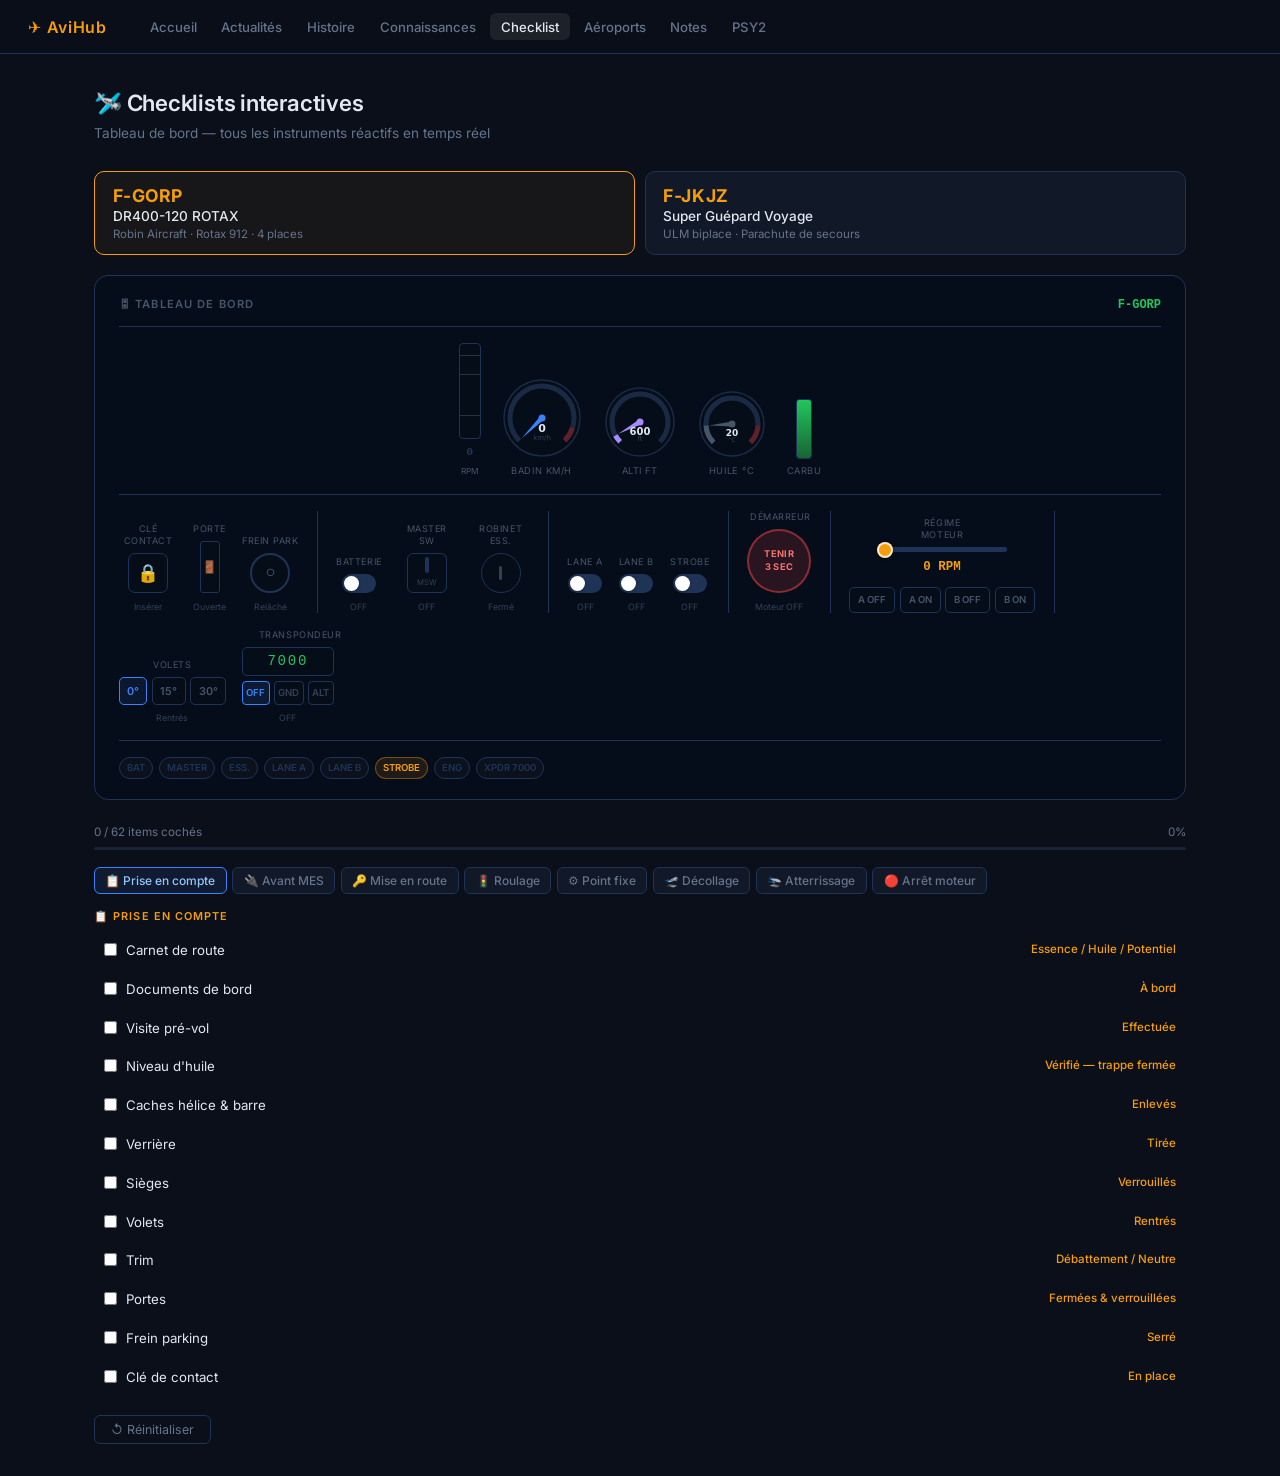
<file: checklist/index.html>
<!DOCTYPE html>
<html lang="fr">
<head>
<meta charset="UTF-8"><meta name="viewport" content="width=device-width,initial-scale=1.0">
<title>Checklist — AviHub</title>
<link rel="stylesheet" href="../style.css">
<style>
.ac-bar{display:flex;gap:.6rem;margin-bottom:1.25rem;flex-wrap:wrap;}
.ac-btn{flex:1;min-width:200px;background:var(--bg2);border:1.5px solid var(--border);color:var(--muted);padding:.8rem 1.1rem;border-radius:10px;cursor:pointer;text-align:left;transition:all .15s;font-family:inherit;}
.ac-btn:hover{border-color:rgba(245,158,11,.5);}
.ac-btn.active{border-color:var(--accent);background:rgba(245,158,11,.05);}
.ac-reg{font-size:1.1rem;font-weight:700;color:var(--accent);letter-spacing:.03em;}
.ac-name{font-size:.85rem;font-weight:500;color:var(--text);margin:.15rem 0;}
.ac-sub{font-size:.72rem;color:var(--muted);}
.rtdb{background:#060d1a;border:1.5px solid #1e3355;border-radius:14px;padding:1.25rem 1.5rem;margin-bottom:1.5rem;}
.rtdb-hdr{display:flex;align-items:center;justify-content:space-between;margin-bottom:1rem;padding-bottom:.75rem;border-bottom:1px solid #1e3355;}
.rtdb-title{font-size:.7rem;font-weight:600;color:#475569;text-transform:uppercase;letter-spacing:.1em;}
.rtdb-id{font-family:'Courier New',monospace;font-size:.75rem;color:#22c55e;font-weight:600;}
.gauges-row{display:flex;gap:1.25rem;align-items:flex-end;flex-wrap:wrap;justify-content:center;padding-bottom:1rem;margin-bottom:1rem;border-bottom:1px solid #1e3355;}
.gw{display:flex;flex-direction:column;align-items:center;gap:.3rem;}
.gl{font-size:.58rem;color:#475569;text-transform:uppercase;letter-spacing:.06em;text-align:center;}
.fuel-tube{width:16px;height:60px;background:#050d18;border:1px solid #1e3355;border-radius:3px;position:relative;overflow:hidden;}
.fuel-fill{position:absolute;bottom:0;left:0;right:0;background:linear-gradient(to top,#166534,#22c55e);transition:height .8s;border-radius:0 0 2px 2px;}
.fuel-fill.low{background:linear-gradient(to top,#991b1b,#f97316);}
.hm-box{font-family:'Courier New',monospace;font-size:.82rem;color:#22c55e;background:#050d18;border:1px solid #1e3355;border-radius:5px;padding:.25rem .55rem;letter-spacing:.08em;min-width:72px;text-align:center;}
.ctrl-panel{display:flex;flex-wrap:wrap;gap:1rem;margin-bottom:1rem;padding-bottom:1rem;border-bottom:1px solid #1e3355;align-items:flex-end;}
.ctrl-group{display:flex;flex-direction:column;align-items:center;gap:.4rem;}
.ctrl-sep{width:1px;background:#1e3355;align-self:stretch;margin:0 .15rem;}
.ctrl-lbl{font-size:.57rem;color:#475569;text-transform:uppercase;letter-spacing:.06em;text-align:center;max-width:58px;line-height:1.3;}
.ctrl-sub{font-size:.55rem;color:#334155;text-align:center;min-height:12px;}
.key-slot{width:40px;height:40px;background:#050d18;border:1.5px solid #1e3355;border-radius:7px;display:flex;align-items:center;justify-content:center;cursor:pointer;transition:all .2s;font-size:1.1rem;}
.key-slot:hover{border-color:rgba(245,158,11,.6);}
.key-slot.on{border-color:#f59e0b;background:rgba(245,158,11,.08);box-shadow:0 0 10px rgba(245,158,11,.2);}
.door{width:20px;height:52px;background:#050d18;border:1.5px solid #1e3355;border-radius:3px;cursor:pointer;transition:all .18s;display:flex;align-items:center;justify-content:center;font-size:.75rem;}
.door:hover{border-color:rgba(59,130,246,.5);}
.door.on{background:rgba(34,197,94,.08);border-color:#22c55e;color:#22c55e;}
.pbrake{width:40px;height:40px;background:#050d18;border:2px solid #1e3355;border-radius:50%;cursor:pointer;display:flex;align-items:center;justify-content:center;font-size:.62rem;color:#475569;transition:all .18s;text-align:center;line-height:1.2;}
.pbrake:hover{border-color:rgba(245,158,11,.5);}
.pbrake.on{background:rgba(239,68,68,.08);border-color:#ef4444;color:#ef4444;}
.tog{width:34px;height:19px;background:#1e3355;border-radius:999px;position:relative;cursor:pointer;transition:background .18s;flex-shrink:0;}
.tog::after{content:'';position:absolute;width:15px;height:15px;background:#fff;border-radius:50%;top:2px;left:2px;transition:transform .18s;box-shadow:0 1px 3px rgba(0,0,0,.3);}
.tog.on{background:#22c55e;}
.tog.on::after{transform:translateX(15px);}
.fvalve{width:40px;height:40px;background:#050d18;border:1.5px solid #1e3355;border-radius:50%;display:flex;align-items:center;justify-content:center;cursor:pointer;transition:all .2s;}
.fvalve:hover{border-color:rgba(59,130,246,.5);}
.fvalve.on{border-color:#22c55e;background:rgba(34,197,94,.07);}
.fvalve-line{width:3px;height:14px;background:#334155;border-radius:2px;transition:all .3s;}
.fvalve.on .fvalve-line{background:#22c55e;transform:rotate(90deg);}
.pin-btn{width:40px;height:40px;background:rgba(239,68,68,.1);border:1.5px solid rgba(239,68,68,.4);border-radius:7px;cursor:pointer;display:flex;align-items:center;justify-content:center;font-size:1rem;transition:all .18s;}
.pin-btn.on{background:rgba(34,197,94,.08);border-color:#22c55e;opacity:.6;cursor:default;}
.master-sw{width:40px;height:40px;background:#050d18;border:1.5px solid #1e3355;border-radius:6px;cursor:pointer;display:flex;flex-direction:column;align-items:center;justify-content:center;gap:2px;transition:all .18s;}
.master-sw .lv{width:4px;height:16px;background:#1e3355;border-radius:2px;transition:all .2s;transform-origin:bottom;}
.master-sw.on .lv{background:#22c55e;transform:rotate(-30deg);}
.master-sw.on{border-color:#22c55e;background:rgba(34,197,94,.07);}
.starter-btn{width:64px;height:64px;background:rgba(239,68,68,.15);border:2px solid rgba(239,68,68,.5);border-radius:50%;color:#f87171;font-size:.58rem;font-weight:700;letter-spacing:.04em;cursor:pointer;transition:all .15s;text-align:center;line-height:1.4;display:flex;align-items:center;justify-content:center;user-select:none;font-family:inherit;}
.starter-btn:active,.starter-btn.pressing{background:rgba(239,68,68,.3);border-color:#ef4444;transform:scale(.95);}
.starter-btn.on{background:rgba(34,197,94,.12);border-color:#22c55e;color:#22c55e;}
.rpm-slw{display:flex;flex-direction:column;align-items:center;gap:.35rem;}
.rpm-sl{-webkit-appearance:none;width:130px;height:5px;border-radius:3px;background:#1e3355;cursor:pointer;outline:none;}
.rpm-sl::-webkit-slider-thumb{-webkit-appearance:none;width:16px;height:16px;background:#f59e0b;border-radius:50%;border:2px solid rgba(255,255,255,.8);box-shadow:0 1px 4px rgba(0,0,0,.4);}
.rpm-disp{font-family:'Courier New',monospace;font-size:.78rem;color:#f59e0b;font-weight:600;}
.lt-btn{background:#050d18;border:1px solid #1e3355;color:#475569;padding:.3rem .5rem;border-radius:5px;cursor:pointer;font-size:.6rem;font-weight:600;transition:all .12s;text-align:center;white-space:nowrap;font-family:inherit;}
.lt-btn:hover{border-color:rgba(245,158,11,.4);color:#94a3b8;}
.lt-btn.testing{border-color:#ef4444;color:#ef4444;background:rgba(239,68,68,.08);}
.flaps-row{display:flex;gap:.3rem;}
.flap-btn{background:#050d18;border:1.5px solid #1e3355;color:#475569;padding:.3rem .45rem;border-radius:5px;cursor:pointer;font-size:.68rem;font-weight:600;text-align:center;transition:all .12s;font-family:inherit;}
.flap-btn:hover{border-color:rgba(59,130,246,.4);color:#93c5fd;}
.flap-btn.active{background:rgba(59,130,246,.1);border-color:#3b82f6;color:#3b82f6;}
.xpdr-disp{background:#050d18;border:1px solid #1e3355;border-radius:5px;padding:.2rem .5rem;font-family:'Courier New',monospace;font-size:.88rem;color:#22c55e;letter-spacing:.12em;cursor:pointer;text-align:center;min-width:58px;}
.xpdr-modes{display:flex;gap:.25rem;margin-top:.3rem;}
.xm{flex:1;background:#050d18;border:1px solid #1e3355;color:#334155;padding:.22rem;border-radius:4px;font-size:.6rem;font-weight:600;cursor:pointer;text-align:center;transition:all .12s;font-family:inherit;}
.xm.active{background:rgba(59,130,246,.12);border-color:#3b82f6;color:#3b82f6;}
.xpdr-kp{display:none;grid-template-columns:repeat(3,1fr);gap:.22rem;margin-top:.3rem;min-width:100px;}
.xpdr-kp.open{display:grid;}
.xk{background:#0d1b2a;border:1px solid #1e3355;color:#64748b;padding:.28rem;border-radius:3px;font-size:.75rem;font-weight:600;cursor:pointer;text-align:center;transition:background .1s;font-family:inherit;}
.xk:hover{background:#1e3355;color:#e2e8f0;}
.status-strip{display:flex;flex-wrap:wrap;gap:.35rem;}
.sp{font-size:.6rem;padding:.18rem .45rem;border-radius:999px;border:1px solid;font-weight:600;white-space:nowrap;transition:all .2s;}
.sp.on {background:rgba(34,197,94,.1);border-color:rgba(34,197,94,.4);color:#22c55e;}
.sp.off{background:rgba(255,255,255,.02);border-color:#1e3355;color:#1e3355;}
.sp.warn{background:rgba(245,158,11,.1);border-color:rgba(245,158,11,.4);color:#f59e0b;}
.prog-row{display:flex;justify-content:space-between;font-size:.73rem;color:var(--muted);margin-bottom:.3rem;}
.prog{height:3px;background:var(--bg3);border-radius:2px;overflow:hidden;margin-bottom:1.1rem;}
.prog-fill{height:100%;background:linear-gradient(90deg,#3b82f6,#22c55e);border-radius:2px;transition:width .35s;}
.ph-tabs{display:flex;gap:.35rem;flex-wrap:wrap;margin-bottom:.85rem;}
.ph-tab{background:var(--bg2);border:1px solid var(--border);color:var(--muted);padding:.3rem .65rem;border-radius:6px;cursor:pointer;font-size:.75rem;font-weight:500;transition:all .13s;white-space:nowrap;font-family:inherit;}
.ph-tab:hover{border-color:rgba(59,130,246,.35);color:var(--text);}
.ph-tab.active{background:rgba(59,130,246,.1);border-color:#3b82f6;color:#93c5fd;}
.ph-tab.done{background:rgba(34,197,94,.08);border-color:rgba(34,197,94,.35);color:#22c55e;}
.cl-item{display:flex;align-items:flex-start;gap:.6rem;padding:.48rem .6rem;border-radius:6px;margin-bottom:.22rem;transition:background .1s;font-size:.83rem;}
.cl-item:hover{background:var(--bg3);}
.cl-item.checked{opacity:.35;text-decoration:line-through;}
.cl-item.critical{border-left:2px solid rgba(239,68,68,.5);padding-left:.4rem;}
.cl-item input[type=checkbox]{accent-color:#22c55e;width:13px;height:13px;flex-shrink:0;margin-top:2px;cursor:pointer;}
.ia{flex:1;color:var(--text);font-weight:400;}
.iv{color:var(--accent);font-size:.72rem;white-space:nowrap;font-weight:500;}
.ph-hdr{font-size:.68rem;text-transform:uppercase;letter-spacing:.1em;color:var(--accent);font-weight:600;margin-bottom:.6rem;}
.done-bn{display:none;background:rgba(34,197,94,.08);border:1px solid rgba(34,197,94,.3);border-radius:7px;padding:.55rem 1rem;text-align:center;font-size:.82rem;color:#22c55e;margin-top:.55rem;}
.done-bn.show{display:block;}
.radio-enc{margin:.2rem 0 .4rem 1.5rem;}
.radio-tog{background:none;border:none;color:#3b82f6;font-size:.68rem;cursor:pointer;padding:0;font-family:inherit;display:flex;align-items:center;gap:.25rem;font-weight:500;}
.radio-tog:hover{color:#93c5fd;}
.radio-body{display:none;margin-top:.35rem;border-left:1.5px solid #1e3355;padding-left:.6rem;}
.radio-body.open{display:block;}
.rl{font-size:.72rem;line-height:1.7;padding:.04rem 0;}
.rp{color:#f59e0b;}.rt{color:#22c55e;}.ri{color:#475569;font-style:italic;}
.reset-btn{background:none;border:1px solid var(--border);color:var(--muted);padding:.38rem 1rem;border-radius:6px;cursor:pointer;font-size:.78rem;transition:all .13s;margin-top:1rem;font-family:inherit;}
.reset-btn:hover{border-color:rgba(255,255,255,.2);color:var(--text);}

/* ── Jauge RPM verticale ── */
.rpm-vbar-wrap{display:flex;flex-direction:column;align-items:center;gap:.3rem;}
.rpm-vbar{width:22px;height:96px;background:#050d18;border:1px solid #1e3355;border-radius:4px;position:relative;overflow:hidden;flex-shrink:0;}
.rpm-vbar-fill{position:absolute;bottom:0;left:0;right:0;border-radius:0 0 3px 3px;transition:height .25s,background .25s;}
.rpm-vbar-tick{position:absolute;left:0;right:0;height:1px;background:rgba(255,255,255,.15);}
.rpm-vbar-tick-lbl{position:absolute;right:calc(100% + 4px);font-size:.44rem;color:#334155;white-space:nowrap;transform:translateY(50%);}
.rpm-vbar-val{font-family:'Courier New',monospace;font-size:.72rem;color:#f59e0b;font-weight:700;text-align:center;}
.rpm-vbar-unit{font-size:.52rem;color:#475569;text-align:center;}
</style>
</head>
<body>
<nav>
  <a class="nav-logo" href="../index.html">✈ AviHub</a>
  <ul class="nav-links">
    <li><a href="../index.html">Accueil</a></li>
    <li><a href="../actualites.html">Actualités</a></li>
    <li><a href="../histoire.html">Histoire</a></li>
    <li><a href="../bia/index.html">Connaissances</a></li>
    <li><a href="index.html" class="active">Checklist</a></li>
    <li><a href="../aeroports/index.html">Aéroports</a></li>
    <li><a href="../notes/index.html">Notes</a></li>
    <li><a href="../psy2/index.html">PSY2</a></li>
  </ul>
</nav>

<div class="container">
  <div class="page-title">🛩️ Checklists interactives</div>
  <div class="page-subtitle">Tableau de bord — tous les instruments réactifs en temps réel</div>

  <div class="ac-bar">
    <button class="ac-btn active" id="btn-dr400" onclick="selectAC('dr400')">
      <div class="ac-reg">F-GORP</div><div class="ac-name">DR400-120 ROTAX</div>
      <div class="ac-sub">Robin Aircraft · Rotax 912 · 4 places</div>
    </button>
    <button class="ac-btn" id="btn-ulm" onclick="selectAC('ulm')">
      <div class="ac-reg">F-JKJZ</div><div class="ac-name">Super Guépard Voyage</div>
      <div class="ac-sub">ULM biplace · Parachute de secours</div>
    </button>
  </div>

  <!-- RTDB full-width -->
  <div class="rtdb">
    <div class="rtdb-hdr">
      <span class="rtdb-title">🎛 Tableau de bord</span>
      <div style="display:flex;align-items:center;gap:1rem;">
        <span class="rtdb-id" id="rtdb-id">F-GORP</span>
        <div id="hm-wrap" style="display:none;align-items:center;gap:.4rem;">
          <span style="font-size:.57rem;color:#334155;text-transform:uppercase;letter-spacing:.06em">Horamètre</span>
          <div class="hm-box" id="hm">00:00:00</div>
        </div>
      </div>
    </div>

    <div class="gauges-row">
      <div class="gw">
        <div class="rpm-vbar-wrap">
          <div class="rpm-vbar" id="rpm-vbar">
            <div class="rpm-vbar-fill" id="rpm-vbar-fill" style="height:0%;background:#475569;"></div>
            <!-- ticks at idle/cruise/to/redline -->
            <div class="rpm-vbar-tick" style="bottom:23.3%"><span class="rpm-vbar-tick-lbl">1400</span></div>
            <div class="rpm-vbar-tick" style="bottom:66.7%"><span class="rpm-vbar-tick-lbl">4000</span></div>
            <div class="rpm-vbar-tick" style="bottom:86.7%"><span class="rpm-vbar-tick-lbl">5200</span></div>
          </div>
          <div class="rpm-vbar-val" id="rpm-vbar-val">0</div>
          <div class="rpm-vbar-unit">RPM</div>
        </div>
      </div>
      <div class="gw"><canvas id="c-spd" width="82" height="82"></canvas><div class="gl">Badin km/h</div></div>
      <div class="gw"><canvas id="c-alt" width="74" height="74"></canvas><div class="gl">Alti ft</div></div>
      <div class="gw"><canvas id="c-oil" width="70" height="70"></canvas><div class="gl">Huile °C</div></div>
      <div class="gw">
        <div class="fuel-tube"><div class="fuel-fill" id="fuel-fill" style="height:100%"></div></div>
        <div class="gl">Carbu</div>
      </div>
    </div>

    <!-- All controls, always visible -->
    <div class="ctrl-panel">
      <div class="ctrl-group">
        <div class="ctrl-lbl">Clé contact</div>
        <div class="key-slot" id="ks" onclick="insertKey()">🔒</div>
        <div class="ctrl-sub" id="ks-sub">Insérer</div>
      </div>
      <div class="ctrl-group">
        <div class="ctrl-lbl">Porte</div>
        <div class="door" id="door-el" onclick="toggleDoor()">🚪</div>
        <div class="ctrl-sub" id="door-sub">Ouverte</div>
      </div>
      <div class="ctrl-group">
        <div class="ctrl-lbl">Frein park</div>
        <div class="pbrake" id="pb-el" onclick="toggleBrake()">○</div>
        <div class="ctrl-sub" id="brake-sub">Relâché</div>
      </div>

      <div class="ctrl-sep"></div>

      <div class="ctrl-group">
        <div class="ctrl-lbl">Batterie</div>
        <div class="tog" id="bat-tog" onclick="toggleBattery()"></div>
        <div class="ctrl-sub" id="bat-sub">OFF</div>
      </div>
      <div class="ctrl-group">
        <div class="ctrl-lbl">Master SW</div>
        <div class="master-sw" id="master-el" onclick="toggleMaster()">
          <div class="lv"></div>
          <span style="font-size:.48rem;color:#334155;margin-top:2px">MSW</span>
        </div>
        <div class="ctrl-sub" id="master-sub">OFF</div>
      </div>
      <div class="ctrl-group">
        <div class="ctrl-lbl">Robinet ess.</div>
        <div class="fvalve" id="fv-el" onclick="toggleFuel()"><div class="fvalve-line"></div></div>
        <div class="ctrl-sub" id="fuel-sub">Fermé</div>
      </div>
      <div class="ctrl-group" id="g-pin" style="display:none">
        <div class="ctrl-lbl">Goupille para.</div>
        <div class="pin-btn" id="pin-el" onclick="removePin()">📌</div>
        <div class="ctrl-sub" id="pin-sub">En place</div>
      </div>

      <div class="ctrl-sep"></div>

      <div class="ctrl-group">
        <div class="ctrl-lbl">Lane A</div>
        <div class="tog" id="laneA-tog" onclick="toggleLane('A')"></div>
        <div class="ctrl-sub" id="laneA-sub">OFF</div>
      </div>
      <div class="ctrl-group">
        <div class="ctrl-lbl">Lane B</div>
        <div class="tog" id="laneB-tog" onclick="toggleLane('B')"></div>
        <div class="ctrl-sub" id="laneB-sub">OFF</div>
      </div>
      <div class="ctrl-group">
        <div class="ctrl-lbl">Strobe</div>
        <div class="tog" id="strobe-tog" onclick="toggleStrobe()"></div>
        <div class="ctrl-sub" id="strobe-sub">OFF</div>
      </div>

      <div class="ctrl-sep"></div>

      <div class="ctrl-group">
        <div class="ctrl-lbl">Démarreur</div>
        <button class="starter-btn" id="starter-el"
          onmousedown="startPress()" onmouseup="startRelease()"
          ontouchstart="startPress()" ontouchend="startRelease()">TENIR<br>3 SEC</button>
        <div class="ctrl-sub" id="starter-sub">Moteur OFF</div>
      </div>

      <div class="ctrl-sep"></div>

      <div class="ctrl-group">
        <div class="ctrl-lbl">Régime moteur</div>
        <div class="rpm-slw">
          <input type="range" class="rpm-sl" id="rpm-sl" min="0" max="6000" value="0" oninput="setRPM(this.value)">
          <div class="rpm-disp" id="rpm-disp">0 RPM</div>
        </div>
        <div style="display:flex;gap:.3rem;margin-top:.25rem;">
          <div class="lt-btn" id="la-off-btn" onclick="testLane('A','off')">A OFF</div>
          <div class="lt-btn" id="la-on-btn"  onclick="testLane('A','on')">A ON</div>
          <div class="lt-btn" id="lb-off-btn" onclick="testLane('B','off')">B OFF</div>
          <div class="lt-btn" id="lb-on-btn"  onclick="testLane('B','on')">B ON</div>
        </div>
      </div>

      <div class="ctrl-sep"></div>

      <div class="ctrl-group">
        <div class="ctrl-lbl">Volets</div>
        <div class="flaps-row">
          <div class="flap-btn active" id="fl-0"  onclick="setFlaps(0)">0°</div>
          <div class="flap-btn"        id="fl-15" onclick="setFlaps(15)">15°</div>
          <div class="flap-btn"        id="fl-30" onclick="setFlaps(30)">30°</div>
        </div>
        <div class="ctrl-sub" id="flaps-sub">Rentrés</div>
      </div>

      <div class="ctrl-group">
        <div class="ctrl-lbl">Transpondeur</div>
        <div>
          <div class="xpdr-disp" id="xpdr-disp" onclick="toggleKP()">7000</div>
          <div class="xpdr-modes">
            <div class="xm active" id="xm-OFF" onclick="setXm('OFF')">OFF</div>
            <div class="xm"        id="xm-GND" onclick="setXm('GND')">GND</div>
            <div class="xm"        id="xm-ALT" onclick="setXm('ALT')">ALT</div>
          </div>
          <div class="xpdr-kp" id="xpdr-kp">
            <div class="xk" onclick="xkey('1')">1</div><div class="xk" onclick="xkey('2')">2</div><div class="xk" onclick="xkey('3')">3</div>
            <div class="xk" onclick="xkey('4')">4</div><div class="xk" onclick="xkey('5')">5</div><div class="xk" onclick="xkey('6')">6</div>
            <div class="xk" onclick="xkey('7')">7</div><div class="xk" onclick="xkey('0')">0</div><div class="xk" onclick="xkey('back')">⌫</div>
          </div>
        </div>
        <div class="ctrl-sub" id="xpdr-sub">OFF</div>
      </div>
    </div>

    <div class="status-strip" id="status-strip"></div>
  </div>

  <!-- Checklist -->
  <div class="prog-row"><span id="prog-lbl">0 / 0 items</span><span id="prog-pct">0%</span></div>
  <div class="prog"><div class="prog-fill" id="prog-fill" style="width:0"></div></div>
  <div class="ph-tabs" id="ph-tabs"></div>
  <div id="cl-content"></div>
  <button class="reset-btn" onclick="resetAll()">↺ Réinitialiser</button>
</div>

<script>
const S={ac:'dr400',keyInserted:false,doorClosed:false,parkingBrake:false,batteryOn:false,fuelOn:false,masterOn:false,parachutePinGone:false,strobeOn:false,laneA:false,laneB:false,engineRunning:false,rpm:0,oilTemp:20,fuelLevel:100,speed:0,altitude:600,flaps:0,xpdrMode:'OFF',xpdrCode:'7000',checked:{}};

const AC={
  dr400:{id:'F-GORP',rpmMax:6000,rpmTo:5200,phases:[
    {id:'prise',label:'Prise en compte',icon:'📋',items:[
      {a:'Carnet de route',v:'Essence / Huile / Potentiel'},{a:'Documents de bord',v:'À bord'},
      {a:'Visite pré-vol',v:'Effectuée'},{a:'Niveau d\'huile',v:'Vérifié — trappe fermée'},
      {a:'Caches hélice & barre',v:'Enlevés'},{a:'Verrière',v:'Tirée'},{a:'Sièges',v:'Verrouillés'},
      {a:'Volets',v:'Rentrés'},{a:'Trim',v:'Débattement / Neutre'},
      {a:'Portes',v:'Fermées & verrouillées',rtdb:'door'},{a:'Frein parking',v:'Serré',rtdb:'brake'},
      {a:'Clé de contact',v:'En place',rtdb:'key',autocheck:true},
    ]},
    {id:'avant',label:'Avant MES',icon:'🔌',items:[
      {a:'Batterie',v:'ON',rtdb:'battery',autocheck:true},{a:'Voyants alarmes',v:'Testés'},
      {a:'Strobe / Anticollision',v:'ON',rtdb:'strobe',autocheck:true},{a:'Pompe essence normale',v:'ON'},
      {a:'Lane A',v:'ON',rtdb:'laneA',autocheck:true},{a:'Lane B',v:'ON',rtdb:'laneB',autocheck:true},
      {a:'Master Switch',v:'ON',rtdb:'master',autocheck:true},{a:'Instruments',v:'Allumés'},
      {a:'Horamètre',v:'Noté'},
    ]},
    {id:'mes',label:'Mise en route',icon:'🔑',items:[
      {a:'Abords dégagés',v:'Pieds sur freins',critical:true},{a:'Champ d\'hélice',v:'Dégagé',critical:true},
      {a:'Robinet essence',v:'Ouvert',rtdb:'fuel',autocheck:true},
      {a:'Démarrage moteur',v:'—',rtdb:'starter',autocheck:true,critical:true},
      {a:'Alarmes rouges & masses',v:'Éteintes'},
    ]},
    {id:'roulage',label:'Roulage',icon:'🚦',items:[
      {a:'Transpondeur',v:'GND',rtdb:'xpdr_gnd',autocheck:true,radio:{msg:[
        {t:'p',tx:'LFBZ, F-GORP, DR400, demande roulage piste 28, information Bravo'},
        {t:'c',tx:'F-GORP, autorisé à rouler piste 28, QNH 1013'},
        {t:'p',tx:'Roulage 28, QNH 1013, F-GORP'}]}},
      {a:'Phare',v:'ON'},{a:'Essais freins',v:'Vérifiés'},
    ]},
    {id:'ptfixe',label:'Point fixe',icon:'⚙️',items:[
      {a:'Frein parking',v:'Serré',rtdb:'brake'},{a:'Paramètres moteur',v:'Dans le vert'},
      {a:'Régime 4 000 RPM',v:'Atteint',rtdb:'rpm_4000'},
      {a:'Lane A — OFF',v:'Chute RPM',rtdb:'laneA_off',critical:true},
      {a:'Lane A — ON',v:'Retour',rtdb:'laneA_on'},
      {a:'Lane B — OFF',v:'−250 RPM',rtdb:'laneB_off',critical:true},
      {a:'Lane B — ON',v:'Retour',rtdb:'laneB_on'},
      {a:'Plein gaz mini 5 200 RPM',v:'Vérifié',rtdb:'rpm_5200'},
      {a:'Ralenti 1 400–1 900 RPM',v:'Vérifié',rtdb:'rpm_ralenti'},
      {a:'Volets décollage',v:'Sélectionnés',rtdb:'flaps'},
      {a:'Transpondeur',v:'ALT',rtdb:'xpdr_alt',autocheck:true,radio:{msg:[
        {t:'i',tx:'Briefing départ (TEM) :'},
        {t:'p',tx:'LFBZ, F-GORP, point d\'arrêt 28, prêt départ, VFR, info Bravo'},
        {t:'c',tx:'F-GORP, autorisé décollage 28, vent 280/12kt'},
        {t:'p',tx:'Décollage 28, F-GORP'}]}},
    ]},
    {id:'decol',label:'Décollage',icon:'🛫',items:[
      {a:'Alarmes',v:'Éteintes'},{a:'Altimètre',v:'QNH réglé'},{a:'Lane A+B',v:'ON'},
      {a:'Pompes élec.',v:'Les 2 ON'},{a:'Trim',v:'Position décollage'},
      {a:'Commandes de vol',v:'Libres / Bon sens',critical:true},
      {a:'Ceintures',v:'Attachées',critical:true},{a:'Verrière',v:'Verrouillée',critical:true},
    ]},
    {id:'att',label:'Atterrissage',icon:'🛬',items:[
      {a:'Pompes',v:'Les 2 ON'},{a:'Lane A+B',v:'ON'},{a:'Alarmes',v:'Éteintes'},
      {a:'Altimètre',v:'QNH recalé'},{a:'Volets',v:'1 ou 2 crans'},
      {a:'Ceintures',v:'Serrées',critical:true},{a:'Vitesse approche',v:'110 km/h + Kve'},
    ]},
    {id:'arret',label:'Arrêt moteur',icon:'🔴',items:[
      {a:'Lane A & B',v:'OFF'},{a:'Batterie',v:'OFF'},{a:'Alternateur',v:'OFF'},
      {a:'Pompes',v:'Les 2 OFF'},{a:'Transpondeur',v:'STBY'},
      {a:'Robinet essence',v:'Fermé'},{a:'Cales / attaches',v:'En place'},
    ]},
  ]},
  ulm:{id:'F-JKJZ',rpmMax:6200,rpmTo:5500,phases:[
    {id:'prise',label:'Prise en compte',icon:'📋',items:[
      {a:'Carnet de route',v:'Vols / Potentiel'},{a:'Visite pré-vol',v:'Effectuée'},
      {a:'Pitot',v:'Soufflé'},{a:'Fenêtres arrière',v:'Fermées'},{a:'Palonniers',v:'Réglés'},
      {a:'Casques',v:'Branchés'},{a:'Sièges',v:'Réglés'},
      {a:'Portes',v:'Fermées & verrouillées',rtdb:'door'},{a:'Frein parking',v:'Serré',rtdb:'brake'},
      {a:'Clé batterie',v:'En place',rtdb:'key',autocheck:true},
      {a:'Ceintures & harnais',v:'Bouclés',critical:true},
    ]},
    {id:'avant',label:'Avant MES',icon:'🔌',items:[
      {a:'Batterie',v:'ON',rtdb:'battery',autocheck:true},{a:'Témoin batterie',v:'Allumé'},
      {a:'Robinet essence',v:'Ouvert',rtdb:'fuel',autocheck:true},
      {a:'2 Goupilles parachute',v:'Enlevées',rtdb:'pin',autocheck:true,critical:true},
      {a:'Master Switch',v:'ON',rtdb:'master',autocheck:true},
      {a:'Strobe',v:'ON',rtdb:'strobe',autocheck:true},
      {a:'Lane A & B',v:'ON',rtdb:'laneA',autocheck:true},{a:'Horamètre',v:'Noté'},
    ]},
    {id:'mes',label:'Mise en route',icon:'🔑',items:[
      {a:'Abords dégagés',v:'Confirmé',critical:true},{a:'Champ d\'hélice',v:'Dégagé',critical:true},
      {a:'Démarrage moteur',v:'—',rtdb:'starter',autocheck:true,critical:true},
      {a:'Alarmes',v:'Vérifiées'},
    ]},
    {id:'roulage',label:'Roulage',icon:'🚦',items:[
      {a:'Appel radio',v:'Abords dégagés',radio:{msg:[
        {t:'p',tx:'LFBZ, F-JKJZ, Super Guépard, demande roulage 28'},
        {t:'c',tx:'F-JKJZ, autorisé roulage 28, QNH 1013'},
        {t:'p',tx:'Roulage 28, F-JKJZ'}]}},
      {a:'Essais freins',v:'OK'},{a:'Bille',v:'Vérifiée'},
    ]},
    {id:'ptfixe',label:'Point fixe',icon:'⚙️',items:[
      {a:'Frein parking',v:'Serré',rtdb:'brake'},{a:'Température huile',v:'Mini 50°C',rtdb:'oil_ok'},
      {a:'Régime 4 000 RPM',v:'Atteint',rtdb:'rpm_4000'},
      {a:'Lane A — OFF',v:'Max 300 RPM de chute',rtdb:'laneA_off',critical:true},
      {a:'Lane A — ON',v:'Retour',rtdb:'laneA_on'},
      {a:'Lane B — OFF',v:'Max 115 RPM de diff.',rtdb:'laneB_off',critical:true},
      {a:'Lane B — ON',v:'Retour',rtdb:'laneB_on'},
      {a:'Ralenti 1 600–1 800 RPM',v:'Vérifié',rtdb:'rpm_ralenti'},
      {a:'Volets décollage',v:'Sélectionnés',rtdb:'flaps'},
      {a:'Transpondeur',v:'ALT',rtdb:'xpdr_alt',autocheck:true,radio:{msg:[
        {t:'i',tx:'Briefing départ :'},{t:'p',tx:'LFBZ, F-JKJZ, point d\'arrêt 28, prêt départ, VFR'},
        {t:'c',tx:'F-JKJZ, autorisé décollage 28'},{t:'p',tx:'Décollage 28, F-JKJZ'}]}},
    ]},
    {id:'decol',label:'Décollage',icon:'🛫',items:[
      {a:'Frein parking',v:'Serré'},{a:'Trim',v:'Décollage'},
      {a:'Commandes de vol',v:'Libres / Bon sens',critical:true},
      {a:'Volets',v:'Position décollage'},{a:'Goupille parachute',v:'Enlevée',critical:true},
    ]},
    {id:'att',label:'Atterrissage',icon:'🛬',items:[
      {a:'Volets',v:'Plein sortis'},{a:'Vitesse approche',v:'80 km/h face au vent'},
      {a:'Ceintures',v:'Attachées',critical:true},{a:'Finale',v:'80 km/h — 1 cran'},
    ]},
    {id:'arret',label:'Arrêt moteur',icon:'🔴',items:[
      {a:'Lane A & B',v:'OFF'},{a:'Clé batterie',v:'OFF'},
      {a:'Goupille parachute',v:'En place'},{a:'Robinet essence',v:'Fermé'},
    ]},
  ]},
};

/* Gauges */
function drawGauge(id,{value,min,max,unit,color,redFrom}){
  const c=document.getElementById(id);if(!c)return;
  const ctx=c.getContext('2d'),W=c.width,cx=W/2,cy=W/2,r=W/2-3;
  ctx.clearRect(0,0,W,W);
  ctx.beginPath();ctx.arc(cx,cy,r,0,Math.PI*2);ctx.fillStyle='#050d18';ctx.fill();
  ctx.strokeStyle='#1a2a45';ctx.lineWidth=1.5;ctx.stroke();
  const sa=Math.PI*.75,ea=Math.PI*2.25;
  ctx.beginPath();ctx.arc(cx,cy,r-6,sa,ea);ctx.strokeStyle='#1a2a45';ctx.lineWidth=5;ctx.stroke();
  if(redFrom!=null){const ra=sa+(redFrom-min)/(max-min)*(ea-sa);ctx.beginPath();ctx.arc(cx,cy,r-6,ra,ea);ctx.strokeStyle='rgba(127,29,29,.7)';ctx.lineWidth=5;ctx.stroke();}
  const pct=Math.max(0,Math.min(1,(value-min)/(max-min)));
  if(pct>0){ctx.beginPath();ctx.arc(cx,cy,r-6,sa,sa+pct*(ea-sa));ctx.strokeStyle=color||'#f59e0b';ctx.lineWidth=5;ctx.stroke();}
  const na=sa+pct*(ea-sa);
  ctx.save();ctx.translate(cx,cy);ctx.rotate(na);ctx.beginPath();ctx.moveTo(0,2.5);ctx.lineTo(r-9,0);ctx.lineTo(0,-2.5);ctx.closePath();ctx.fillStyle=color||'#f59e0b';ctx.fill();ctx.restore();
  ctx.beginPath();ctx.arc(cx,cy,3.5,0,Math.PI*2);ctx.fillStyle=color||'#f59e0b';ctx.fill();
  ctx.fillStyle='#e2e8f0';ctx.font=`600 ${Math.round(W*.13)}px Inter,system-ui,sans-serif`;ctx.textAlign='center';ctx.textBaseline='middle';
  const disp=value>=1000?(value/1000).toFixed(1)+'k':Math.round(value);
  ctx.fillText(disp,cx,cy+r*.3);
  ctx.fillStyle='#334155';ctx.font=`${Math.round(W*.09)}px Inter,system-ui,sans-serif`;ctx.fillText(unit||'',cx,cy+r*.52);
}

function redrawAll(){
  const ac=AC[S.ac];
  // Jauge RPM verticale
  const rpmPct=Math.max(0,Math.min(100,S.rpm/ac.rpmMax*100));
  const rpmColor=S.rpm===0?'#1e3355':S.rpm>=ac.rpmMax*.97?'#ef4444':S.rpm>=ac.rpmTo?'#f59e0b':S.rpm>=4000?'#22c55e':S.rpm>=1400?'#3b82f6':'#475569';
  const fill=document.getElementById('rpm-vbar-fill');
  const val=document.getElementById('rpm-vbar-val');
  if(fill){fill.style.height=rpmPct+'%';fill.style.background=rpmColor;fill.style.boxShadow=S.rpm>0?`0 0 8px ${rpmColor}66`:'';}
  if(val){val.textContent=S.rpm>=1000?(S.rpm/1000).toFixed(1)+'k':String(S.rpm);val.style.color=rpmColor;}
  // Ticks adapt to current aircraft max
  const ticks=document.querySelectorAll('.rpm-vbar-tick');
  const tickRpms=[1400,4000,ac.rpmTo];
  ticks.forEach((t,i)=>{if(tickRpms[i])t.style.bottom=(tickRpms[i]/ac.rpmMax*100)+'%';});
  drawGauge('c-spd',{value:S.speed,min:0,max:300,unit:'km/h',color:'#3b82f6',redFrom:270});
  drawGauge('c-alt',{value:S.altitude,min:0,max:10000,unit:'ft',color:'#a78bfa'});
  drawGauge('c-oil',{value:S.oilTemp,min:0,max:130,unit:'°C',color:S.oilTemp<50?'#475569':S.oilTemp<100?'#22c55e':'#ef4444',redFrom:110});
  const ff=document.getElementById('fuel-fill');
  if(ff){ff.style.height=S.fuelLevel+'%';ff.className='fuel-fill'+(S.fuelLevel<25?' low':'');}
  const sl=document.getElementById('rpm-sl');
  if(sl) sl.style.background=`linear-gradient(to right,#f59e0b ${S.rpm/ac.rpmMax*100}%,#1e3355 ${S.rpm/ac.rpmMax*100}%)`;
  const strip=document.getElementById('status-strip');
  if(strip) strip.innerHTML=[
    ['BAT',S.batteryOn,false],['MASTER',S.masterOn,false],['ESS.',S.fuelOn,false],
    ['LANE A',S.laneA,false],['LANE B',S.laneB,false],['STROBE',S.strobeOn,true],
    ['ENG',S.engineRunning,false],[`XPDR ${S.xpdrCode}`,S.xpdrMode==='ALT',S.xpdrMode==='GND'],
  ].map(([l,on,warn])=>`<span class="sp ${warn?'warn':on?'on':'off'}">${l}</span>`).join('');
}

/* Horamètre */
let hmInt=null;
function startHM(){if(hmInt)return;S.hmStart=Date.now();document.getElementById('hm-wrap').style.display='flex';hmInt=setInterval(()=>{const s=Math.floor((Date.now()-S.hmStart)/1000);document.getElementById('hm').textContent=`${p2(Math.floor(s/3600))}:${p2(Math.floor((s%3600)/60))}:${p2(s%60)}`;},1000);}
function stopHM(){clearInterval(hmInt);hmInt=null;document.getElementById('hm').textContent='00:00:00';document.getElementById('hm-wrap').style.display='none';}
function p2(n){return String(n).padStart(2,'0');}

/* Oil heating */
let oilInt=null;
function startOil(){if(oilInt)return;oilInt=setInterval(()=>{if(S.oilTemp<60){S.oilTemp=Math.min(60,S.oilTemp+.4);redrawAll();}else clearInterval(oilInt);},1200);}

/* Controls */
function insertKey(){if(S.keyInserted)return;S.keyInserted=true;document.getElementById('ks').classList.add('on');document.getElementById('ks').textContent='🔑';document.getElementById('ks-sub').textContent='Insérée';autoCheck('key');toast('🔑 Clé insérée');}
function toggleDoor(){S.doorClosed=!S.doorClosed;const el=document.getElementById('door-el');el.classList.toggle('on',S.doorClosed);el.textContent=S.doorClosed?'🔒':'🚪';document.getElementById('door-sub').textContent=S.doorClosed?'Fermée':'Ouverte';if(S.doorClosed)autoCheck('door');}
function toggleBrake(){S.parkingBrake=!S.parkingBrake;const el=document.getElementById('pb-el');el.classList.toggle('on',S.parkingBrake);el.textContent=S.parkingBrake?'🅿':'○';document.getElementById('brake-sub').textContent=S.parkingBrake?'Serré':'Relâché';if(S.parkingBrake)autoCheck('brake');}
function toggleBattery(){if(!S.keyInserted){toast('⚠ Insérez d\'abord la clé','warn');return;}S.batteryOn=!S.batteryOn;document.getElementById('bat-tog').classList.toggle('on',S.batteryOn);document.getElementById('bat-sub').textContent=S.batteryOn?'ON':'OFF';if(S.batteryOn)startHM();else stopHM();autoCheck('battery');redrawAll();}
function toggleMaster(){if(!S.batteryOn){toast('⚠ Batterie OFF','warn');return;}S.masterOn=!S.masterOn;const el=document.getElementById('master-el');el.classList.toggle('on',S.masterOn);el.querySelector('.lv').style.cssText=S.masterOn?'background:#22c55e;transform:rotate(-30deg)':'';document.getElementById('master-sub').textContent=S.masterOn?'ON':'OFF';autoCheck('master');redrawAll();}
function toggleFuel(){S.fuelOn=!S.fuelOn;document.getElementById('fv-el').classList.toggle('on',S.fuelOn);document.getElementById('fuel-sub').textContent=S.fuelOn?'Ouvert':'Fermé';autoCheck('fuel');redrawAll();}
function removePin(){if(S.parachutePinGone)return;S.parachutePinGone=true;const el=document.getElementById('pin-el');el.classList.add('on');el.textContent='✓';document.getElementById('pin-sub').textContent='Enlevée';autoCheck('pin');}
function toggleLane(l){if(l==='A'){S.laneA=!S.laneA;document.getElementById('laneA-tog').classList.toggle('on',S.laneA);document.getElementById('laneA-sub').textContent=S.laneA?'ON':'OFF';autoCheck('laneA');}else{S.laneB=!S.laneB;document.getElementById('laneB-tog').classList.toggle('on',S.laneB);document.getElementById('laneB-sub').textContent=S.laneB?'ON':'OFF';autoCheck('laneB');}redrawAll();}
function toggleStrobe(){S.strobeOn=!S.strobeOn;document.getElementById('strobe-tog').classList.toggle('on',S.strobeOn);document.getElementById('strobe-sub').textContent=S.strobeOn?'ON':'OFF';autoCheck('strobe');redrawAll();}

let _si=null,_st=null;
function startPress(){
  if(S.engineRunning)return;
  if(!S.batteryOn){toast('⚠ Batterie OFF','warn');return;}
  if(!S.fuelOn){toast('⚠ Robinet fermé','warn');return;}
  const btn=document.getElementById('starter-el');btn.classList.add('pressing');
  let t=0;_si=setInterval(()=>{t+=.2;S.rpm=Math.min(1400,t/3*1400);redrawAll();document.getElementById('rpm-sl').value=Math.round(S.rpm);document.getElementById('rpm-disp').textContent=Math.round(S.rpm)+' RPM';},200);
  _st=setTimeout(()=>{
    clearInterval(_si);S.rpm=1400;S.engineRunning=true;startOil();
    btn.classList.remove('pressing');btn.classList.add('on');btn.innerHTML='✓ ON';
    document.getElementById('starter-sub').textContent='En marche';
    document.getElementById('rpm-sl').value=1400;document.getElementById('rpm-disp').textContent='1 400 RPM';
    redrawAll();autoCheck('starter');toast('✅ Moteur en marche','ok');
  },3000);
}
function startRelease(){clearTimeout(_st);clearInterval(_si);document.getElementById('starter-el').classList.remove('pressing');if(!S.engineRunning){S.rpm=0;redrawAll();document.getElementById('rpm-sl').value=0;document.getElementById('rpm-disp').textContent='0 RPM';}}

function setRPM(v){S.rpm=parseInt(v);document.getElementById('rpm-disp').textContent=S.rpm+' RPM';redrawAll();checkRpmItems();}
function checkRpmItems(){
  AC[S.ac].phases.forEach(p=>p.items.forEach((item,ii)=>{
    const k=`${p.id}-${ii}`;
    if(item.rtdb==='rpm_4000'    && S.rpm>=3900        && !S.checked[k]) doCheck(p.id,ii,true);
    if(item.rtdb==='rpm_5200'    && S.rpm>=5200        && !S.checked[k]) doCheck(p.id,ii,true);
    if(item.rtdb==='rpm_ralenti' && S.rpm>=1400&&S.rpm<=1900 && !S.checked[k]) doCheck(p.id,ii,true);
    if(item.rtdb==='oil_ok'      && S.oilTemp>=50      && !S.checked[k]) doCheck(p.id,ii,true);
  }));
}
function testLane(lane,action){
  const delta=action==='off'?-270:270;S.rpm=Math.max(0,Math.min(AC[S.ac].rpmMax,S.rpm+delta));
  document.getElementById('rpm-sl').value=Math.round(S.rpm);document.getElementById('rpm-disp').textContent=Math.round(S.rpm)+' RPM';
  const off=action==='off';
  document.getElementById(`l${lane.toLowerCase()}-off-btn`).classList.toggle('testing',off&&action==='off');
  if(action==='on')document.getElementById(`l${lane.toLowerCase()}-off-btn`).classList.remove('testing');
  autoCheck(`lane${lane}_${action}`);redrawAll();
}
function setFlaps(deg){S.flaps=deg;[0,15,30].forEach(d=>document.getElementById('fl-'+d).classList.toggle('active',d===deg));document.getElementById('flaps-sub').textContent=deg===0?'Rentrés':`${deg}° sortis`;if(deg>0)autoCheck('flaps');}
function toggleKP(){document.getElementById('xpdr-kp').classList.toggle('open');}
function setXm(mode){S.xpdrMode=mode;['OFF','GND','ALT'].forEach(m=>document.getElementById('xm-'+m).classList.toggle('active',m===mode));document.getElementById('xpdr-sub').textContent=`${mode} — ${S.xpdrCode}`;if(mode==='GND')autoCheck('xpdr_gnd');if(mode==='ALT')autoCheck('xpdr_alt');redrawAll();}
function xkey(k){const d=document.getElementById('xpdr-disp');if(k==='back'){S.xpdrCode=S.xpdrCode.slice(0,-1)||'0';}else if(S.xpdrCode.length<4){S.xpdrCode+=k;}if(d)d.textContent=S.xpdrCode;document.getElementById('xpdr-sub').textContent=`${S.xpdrMode} — ${S.xpdrCode}`;}

function autoCheck(rtdbKey){
  AC[S.ac].phases.forEach(p=>p.items.forEach((item,ii)=>{
    if(item.rtdb===rtdbKey&&item.autocheck&&!S.checked[`${p.id}-${ii}`]) doCheck(p.id,ii,true);
  }));
}

let activePhase=0;
function buildCL(){
  const phases=AC[S.ac].phases;
  document.getElementById('ph-tabs').innerHTML=phases.map((p,i)=>{
    const done=p.items.every((_,ii)=>S.checked[`${p.id}-${ii}`]);
    return `<button class="ph-tab ${i===activePhase?'active':''} ${done?'done':''}" onclick="switchPhase(${i})">${p.icon} ${p.label}</button>`;
  }).join('');
  const phase=phases[activePhase];
  document.getElementById('cl-content').innerHTML=`
    <div class="ph-hdr">${phase.icon} ${phase.label}</div>
    ${phase.items.map((item,ii)=>{
      const k=`${phase.id}-${ii}`,checked=!!S.checked[k];
      return `<label class="cl-item ${checked?'checked':''} ${item.critical?'critical':''}" id="ci-${k}">
        <input type="checkbox" ${checked?'checked':''} onchange="doCheck('${phase.id}',${ii},this.checked)">
        <span class="ia">${item.a}</span><span class="iv">${item.v}</span>
      </label>${item.radio?`<div class="radio-enc"><button class="radio-tog" onclick="document.getElementById('rb-${k}').classList.toggle('open')">📻 Phraséologie radio</button><div class="radio-body" id="rb-${k}">${item.radio.msg.map(m=>`<div class="rl ${m.t==='p'?'rp':m.t==='c'?'rt':'ri'}">${m.t==='p'?'👨‍✈️':m.t==='c'?'🗼':'ℹ️'} ${m.tx}</div>`).join('')}</div></div>`:''}`;
    }).join('')}
    <div class="done-bn ${phase.items.every((_,ii)=>S.checked[`${phase.id}-${ii}`])?'show':''}" id="done-${phase.id}">✓ Phase <strong>${phase.label}</strong> terminée</div>`;
  updateProgress();
}
function switchPhase(i){activePhase=i;buildCL();}
function doCheck(phaseId,ii,val){
  S.checked[`${phaseId}-${ii}`]=val;
  const el=document.getElementById(`ci-${phaseId}-${ii}`);
  if(el){el.classList.toggle('checked',val);el.querySelector('input').checked=val;}
  const p=AC[S.ac].phases.find(p=>p.id===phaseId);
  if(p){const all=p.items.every((_,i)=>S.checked[`${phaseId}-${i}`]);document.getElementById(`done-${phaseId}`)?.classList.toggle('show',all);}
  document.querySelectorAll('.ph-tab').forEach((t,i)=>{const p=AC[S.ac].phases[i];t.classList.toggle('done',p.items.every((_,ii)=>S.checked[`${p.id}-${ii}`]));t.classList.toggle('active',i===activePhase);});
  const tot=AC[S.ac].phases.reduce((a,p)=>a+p.items.length,0),done=Object.values(S.checked).filter(Boolean).length;
  S.fuelLevel=Math.max(75,100-(done/tot)*8);
  updateProgress();redrawAll();
}
function updateProgress(){
  let total=0,done=0;AC[S.ac].phases.forEach(p=>p.items.forEach((_,ii)=>{total++;if(S.checked[`${p.id}-${ii}`])done++;}));
  const pct=total?Math.round(done/total*100):0;
  document.getElementById('prog-fill').style.width=pct+'%';
  document.getElementById('prog-lbl').textContent=`${done} / ${total} items cochés`;
  document.getElementById('prog-pct').textContent=pct+'%';
}

function selectAC(ac){
  S.ac=ac;activePhase=0;resetState();
  document.getElementById('btn-dr400').classList.toggle('active',ac==='dr400');
  document.getElementById('btn-ulm').classList.toggle('active',ac==='ulm');
  document.getElementById('rtdb-id').textContent=AC[ac].id;
  document.getElementById('g-pin').style.display=ac==='ulm'?'flex':'none';
  document.getElementById('rpm-sl').max=AC[ac].rpmMax;
  buildCL();redrawAll();
}
function resetState(){
  Object.assign(S,{keyInserted:false,doorClosed:false,parkingBrake:false,batteryOn:false,fuelOn:false,masterOn:false,parachutePinGone:false,strobeOn:false,laneA:false,laneB:false,engineRunning:false,rpm:0,oilTemp:20,fuelLevel:100,speed:0,altitude:600,flaps:0,xpdrMode:'OFF',xpdrCode:'7000',checked:{}});
  clearInterval(oilInt);oilInt=null;stopHM();
  document.getElementById('ks').classList.remove('on');document.getElementById('ks').textContent='🔒';document.getElementById('ks-sub').textContent='Insérer';
  document.getElementById('door-el').classList.remove('on');document.getElementById('door-el').textContent='🚪';document.getElementById('door-sub').textContent='Ouverte';
  document.getElementById('pb-el').classList.remove('on');document.getElementById('pb-el').textContent='○';document.getElementById('brake-sub').textContent='Relâché';
  document.getElementById('bat-tog').classList.remove('on');document.getElementById('bat-sub').textContent='OFF';
  document.getElementById('master-el').classList.remove('on');document.getElementById('master-el').querySelector('.lv').style.cssText='';document.getElementById('master-sub').textContent='OFF';
  document.getElementById('fv-el').classList.remove('on');document.getElementById('fuel-sub').textContent='Fermé';
  if(document.getElementById('pin-el')){document.getElementById('pin-el').classList.remove('on');document.getElementById('pin-el').textContent='📌';document.getElementById('pin-sub').textContent='En place';}
  ['laneA','laneB','strobe'].forEach(id=>{document.getElementById(id+'-tog').classList.remove('on');document.getElementById(id+'-sub').textContent='OFF';});
  const sb=document.getElementById('starter-el');sb.classList.remove('on','pressing');sb.innerHTML='TENIR<br>3 SEC';document.getElementById('starter-sub').textContent='Moteur OFF';
  document.getElementById('rpm-sl').value=0;document.getElementById('rpm-disp').textContent='0 RPM';
  setFlaps(0);
  ['OFF','GND','ALT'].forEach(m=>document.getElementById('xm-'+m).classList.toggle('active',m==='OFF'));
  document.getElementById('xpdr-disp').textContent='7000';document.getElementById('xpdr-sub').textContent='OFF';
  ['la-off-btn','la-on-btn','lb-off-btn','lb-on-btn'].forEach(id=>document.getElementById(id).classList.remove('testing'));
}
function resetAll(){if(!confirm('Réinitialiser ?'))return;activePhase=0;resetState();buildCL();redrawAll();}

function toast(msg,type='info'){
  let t=document.getElementById('toast-el');
  if(!t){t=document.createElement('div');t.id='toast-el';t.style.cssText='position:fixed;bottom:1.5rem;left:50%;transform:translateX(-50%);background:#111827;color:#e2e8f0;padding:.55rem 1.15rem;border-radius:8px;font-size:.82rem;z-index:999;border:1px solid;pointer-events:none;transition:opacity .25s;font-family:Inter,sans-serif;';document.body.appendChild(t);}
  t.style.borderColor=type==='warn'?'rgba(245,158,11,.4)':type==='ok'?'rgba(34,197,94,.4)':'rgba(59,130,246,.4)';
  t.textContent=msg;t.style.opacity='1';clearTimeout(t._t);t._t=setTimeout(()=>t.style.opacity='0',2500);
}

selectAC('dr400');
</script>
</body>
</html>
</file>
<file: style.css>
/* =============================================
   AviHub — Design System v2
   ============================================= */

@import url('https://fonts.googleapis.com/css2?family=Inter:wght@300;400;500;600;700&display=swap');

:root {
  --bg:        #0b0f1a;
  --bg2:       #111827;
  --bg3:       #1a2235;
  --border:    #1e3355;
  --accent:    #f59e0b;
  --accent2:   #3b82f6;
  --text:      #e2e8f0;
  --muted:     #64748b;
  --success:   #22c55e;
  --danger:    #ef4444;
  --radius:    10px;
}

* { box-sizing: border-box; margin: 0; padding: 0; }

body {
  font-family: 'Inter', system-ui, -apple-system, sans-serif;
  background: var(--bg);
  color: var(--text);
  min-height: 100vh;
  font-size: 15px;
  line-height: 1.5;
  -webkit-font-smoothing: antialiased;
}

/* ── NAV ── */
nav {
  background: rgba(11,15,26,.92);
  backdrop-filter: blur(12px);
  border-bottom: 1px solid var(--border);
  padding: 0 1.75rem;
  display: flex;
  align-items: center;
  gap: 2rem;
  height: 54px;
  position: sticky;
  top: 0;
  z-index: 100;
}

.nav-logo {
  font-size: 1rem;
  font-weight: 600;
  color: var(--accent);
  text-decoration: none;
  letter-spacing: 0.04em;
  display: flex;
  align-items: center;
  gap: 0.4rem;
  white-space: nowrap;
}

.nav-links {
  display: flex;
  gap: 0.15rem;
  list-style: none;
  flex: 1;
}

.nav-links a {
  color: var(--muted);
  text-decoration: none;
  font-size: 0.825rem;
  font-weight: 500;
  padding: 0.35rem 0.7rem;
  border-radius: 6px;
  transition: all 0.12s;
}

.nav-links a:hover  { color: var(--text); background: rgba(255,255,255,.05); }
.nav-links a.active { color: var(--text); background: rgba(255,255,255,.08); }

/* ── LAYOUT ── */
.container {
  max-width: 1140px;
  margin: 0 auto;
  padding: 2rem 1.5rem;
}

.page-title {
  font-size: 1.4rem;
  font-weight: 600;
  margin-bottom: 0.2rem;
  letter-spacing: -0.01em;
}

.page-subtitle {
  color: var(--muted);
  font-size: 0.85rem;
  margin-bottom: 1.75rem;
  font-weight: 400;
}

/* ── CARDS ── */
.grid   { display: grid; gap: 1rem; }
.grid-2 { grid-template-columns: repeat(auto-fill, minmax(290px, 1fr)); }
.grid-3 { grid-template-columns: repeat(auto-fill, minmax(210px, 1fr)); }

.card {
  background: var(--bg2);
  border: 1px solid var(--border);
  border-radius: var(--radius);
  padding: 1.2rem;
  transition: border-color 0.15s, transform 0.12s, box-shadow 0.15s;
}

.card:hover {
  border-color: rgba(59,130,246,.4);
  transform: translateY(-1px);
  box-shadow: 0 8px 24px rgba(0,0,0,.25);
}

.card-source {
  font-size: 0.68rem;
  text-transform: uppercase;
  letter-spacing: 0.08em;
  color: var(--accent);
  margin-bottom: 0.45rem;
  font-weight: 600;
}

.card-title {
  font-size: 0.9rem;
  font-weight: 500;
  margin-bottom: 0.45rem;
  line-height: 1.45;
}

.card-desc {
  font-size: 0.8rem;
  color: var(--muted);
  line-height: 1.55;
  display: -webkit-box;
  -webkit-line-clamp: 3;
  -webkit-box-orient: vertical;
  overflow: hidden;
}

.card-date {
  font-size: 0.72rem;
  color: var(--muted);
  margin-top: 0.75rem;
}

/* ── BADGE ── */
.badge {
  display: inline-block;
  font-size: 0.66rem;
  padding: 0.13rem 0.5rem;
  border-radius: 999px;
  font-weight: 600;
  text-transform: uppercase;
  letter-spacing: 0.05em;
}
.badge-amber { background: rgba(245,158,11,.12); color: var(--accent); border: 1px solid rgba(245,158,11,.25); }
.badge-blue  { background: rgba(59,130,246,.12);  color: var(--accent2); border: 1px solid rgba(59,130,246,.25); }
.badge-green { background: rgba(34,197,94,.12);  color: var(--success); border: 1px solid rgba(34,197,94,.25); }

/* ── LOADING ── */
.loading {
  text-align: center;
  padding: 3rem;
  color: var(--muted);
  font-size: 0.875rem;
}
.spinner {
  width: 28px; height: 28px;
  border: 2px solid var(--bg3);
  border-top-color: var(--accent);
  border-radius: 50%;
  animation: spin 0.7s linear infinite;
  margin: 0 auto 1rem;
}
@keyframes spin { to { transform: rotate(360deg); } }

/* ── ACCORDÉON ── */
.accordion-item {
  background: var(--bg2);
  border: 1px solid var(--border);
  border-radius: var(--radius);
  margin-bottom: 0.6rem;
  overflow: hidden;
}
.accordion-header {
  width: 100%;
  background: none;
  border: none;
  color: var(--text);
  padding: 0.9rem 1.1rem;
  text-align: left;
  font-size: 0.9rem;
  font-weight: 500;
  cursor: pointer;
  display: flex;
  justify-content: space-between;
  align-items: center;
  transition: background 0.12s;
  font-family: inherit;
}
.accordion-header:hover { background: var(--bg3); }
.accordion-header.open  { background: rgba(245,158,11,.05); }
.accordion-header .chevron { transition: transform 0.2s; color: var(--muted); font-size: .9rem; }
.accordion-header.open .chevron { transform: rotate(180deg); }
.accordion-body { display: none; padding: 0 1.1rem 1.1rem; border-top: 1px solid var(--border); }
.accordion-body.open { display: block; }
.fiche { margin-top: 0.85rem; }
.fiche h4 { font-size: 0.73rem; color: var(--accent); text-transform: uppercase; letter-spacing: 0.06em; margin-bottom: 0.45rem; font-weight: 600; }
.fiche ul { padding-left: 1.2rem; font-size: 0.84rem; color: var(--text); line-height: 1.85; }

/* ── HUB / ACCUEIL ── */
.hub-cards {
  display: grid;
  grid-template-columns: repeat(auto-fill, minmax(185px, 1fr));
  gap: 0.85rem;
  max-width: 960px;
  margin: 0 auto;
}
.hub-card {
  background: var(--bg2);
  border: 1px solid var(--border);
  border-radius: 12px;
  padding: 1.5rem 1rem;
  text-decoration: none;
  color: var(--text);
  display: flex;
  flex-direction: column;
  align-items: center;
  gap: 0.6rem;
  transition: all 0.15s;
}
.hub-card:hover { border-color: rgba(245,158,11,.45); transform: translateY(-2px); background: var(--bg3); }
.hub-card .icon  { font-size: 2rem; }
.hub-card .label { font-size: 0.875rem; font-weight: 600; }
.hub-card .desc  { font-size: 0.72rem; color: var(--muted); text-align: center; line-height: 1.4; }

/* ── CHECKLIST ── */
.checklist-item {
  display: flex; align-items: flex-start; gap: 0.65rem;
  padding: 0.55rem 0.65rem; border-radius: 6px; margin-bottom: 0.25rem;
  cursor: pointer; transition: background 0.1s; font-size: 0.84rem;
}
.checklist-item:hover { background: var(--bg3); }
.checklist-item.checked { opacity: 0.4; text-decoration: line-through; }
.checklist-item input[type="checkbox"] { accent-color: var(--success); width: 14px; height: 14px; flex-shrink: 0; margin-top: 2px; cursor: pointer; }
.item-action { font-weight: 400; color: var(--text); flex: 1; }
.item-value  { color: var(--accent); font-size: 0.75rem; white-space: nowrap; font-weight: 500; }

/* ── HISTOIRE ── */
.timeline { position: relative; padding-left: 1.75rem; }
.timeline::before { content: ''; position: absolute; left: 0.4rem; top: 0; bottom: 0; width: 1.5px; background: var(--border); }
.timeline-item { position: relative; margin-bottom: 1.35rem; }
.timeline-item::before { content: ''; position: absolute; left: -1.5rem; top: 0.38rem; width: 8px; height: 8px; border-radius: 50%; background: var(--accent); border: 2px solid var(--bg); }
.timeline-year  { font-size: 0.7rem; color: var(--accent); font-weight: 600; margin-bottom: 0.15rem; }
.timeline-title { font-size: 0.9rem; font-weight: 500; margin-bottom: 0.2rem; }
.timeline-desc  { font-size: 0.8rem; color: var(--muted); line-height: 1.5; }
.today-banner {
  background: linear-gradient(135deg, #111827, #1a2a45);
  border: 1px solid rgba(59,130,246,.3);
  border-radius: var(--radius); padding: 1rem 1.4rem;
  margin-bottom: 1.75rem; display: flex; align-items: center; gap: 1rem;
}
.today-banner .date-big  { font-size: 2.25rem; font-weight: 700; color: var(--accent); line-height: 1; }
.today-banner .date-text { font-size: 0.82rem; color: var(--muted); }

/* ── BUTTONS ── */
.btn { display: inline-flex; align-items: center; gap: .4rem; padding: .45rem 1rem; border-radius: 7px; font-size: .82rem; font-weight: 500; cursor: pointer; transition: all .13s; border: 1px solid transparent; font-family: inherit; }
.btn-primary   { background: var(--accent); color: #000; border-color: var(--accent); }
.btn-primary:hover { background: #d97706; }
.btn-secondary { background: var(--bg3); color: var(--muted); border-color: var(--border); }
.btn-secondary:hover { color: var(--text); border-color: rgba(255,255,255,.15); }

/* ── RESPONSIVE ── */
@media (max-width: 640px) {
  nav { gap: 1rem; padding: 0 1rem; }
  .nav-links a { padding: 0.3rem 0.5rem; font-size: 0.76rem; }
  .container { padding: 1.25rem 1rem; }
  .hub-cards { grid-template-columns: repeat(2, 1fr); }
}
</file>
